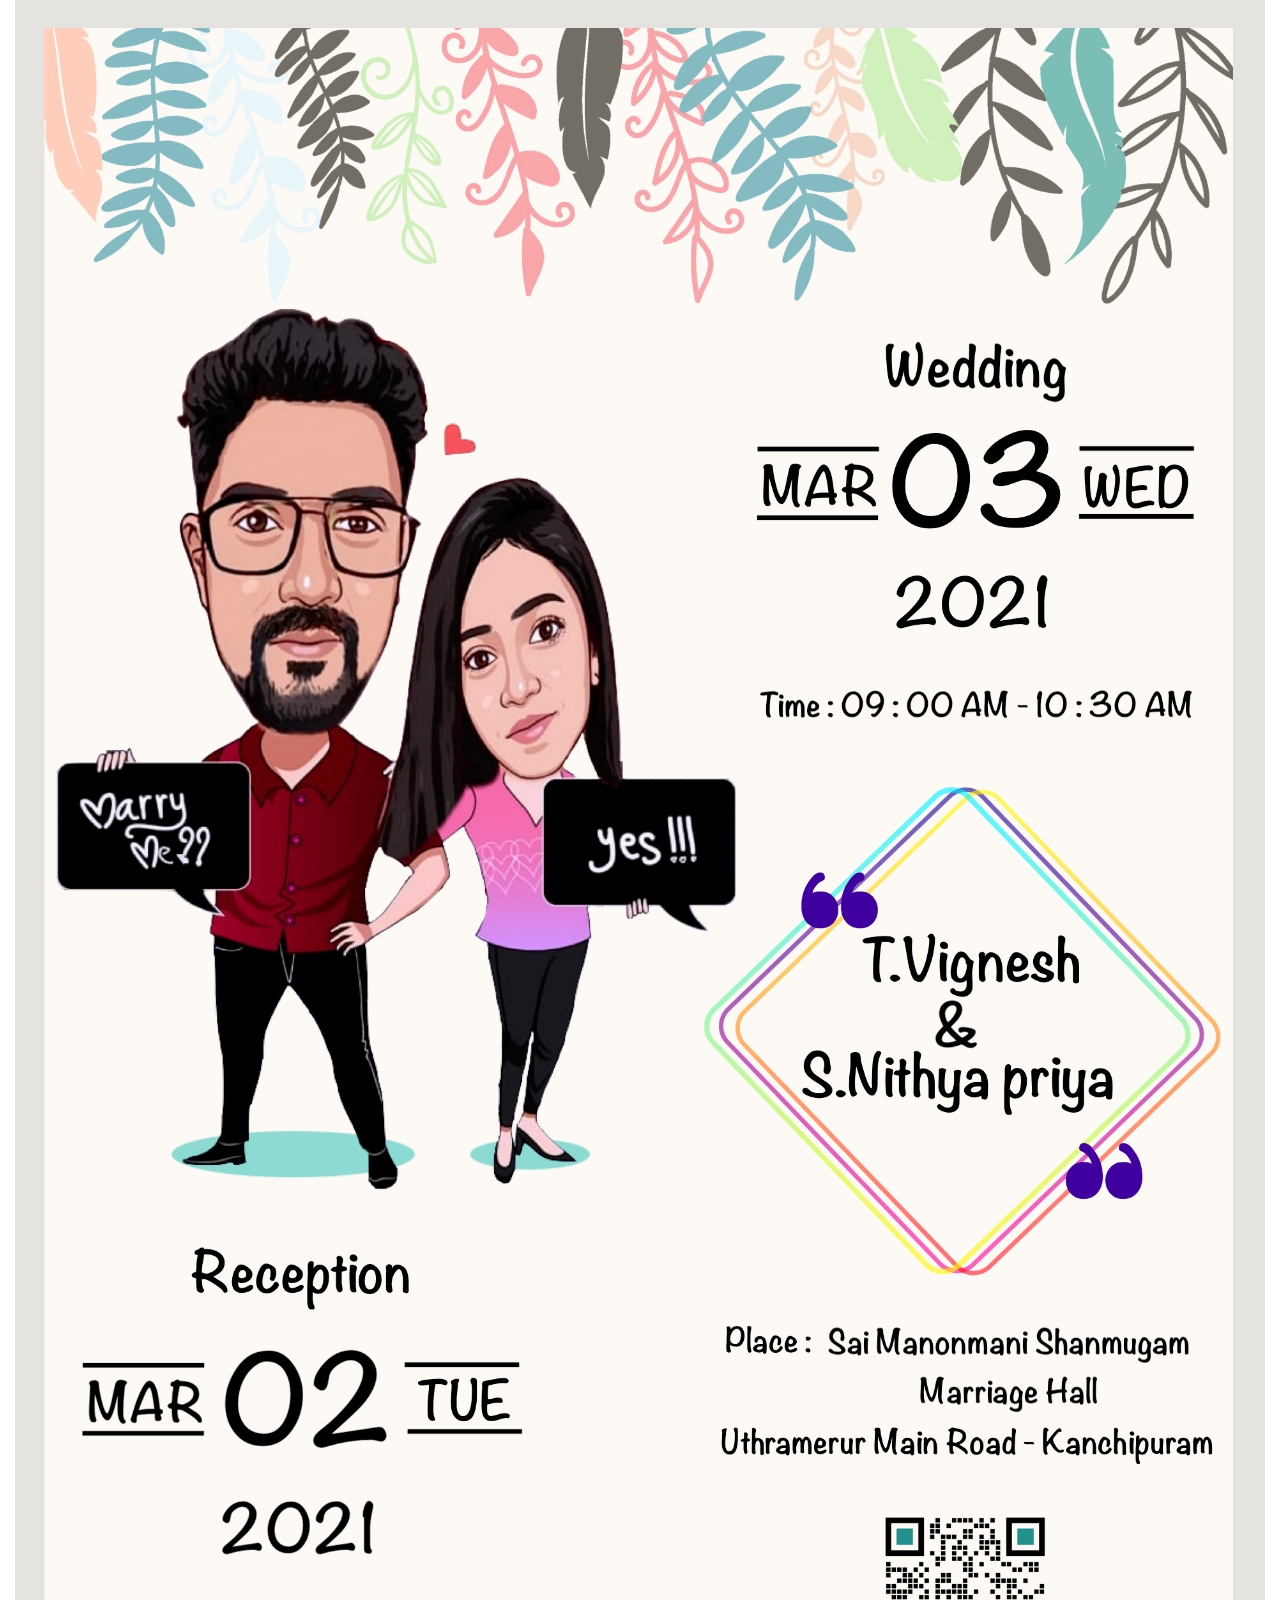
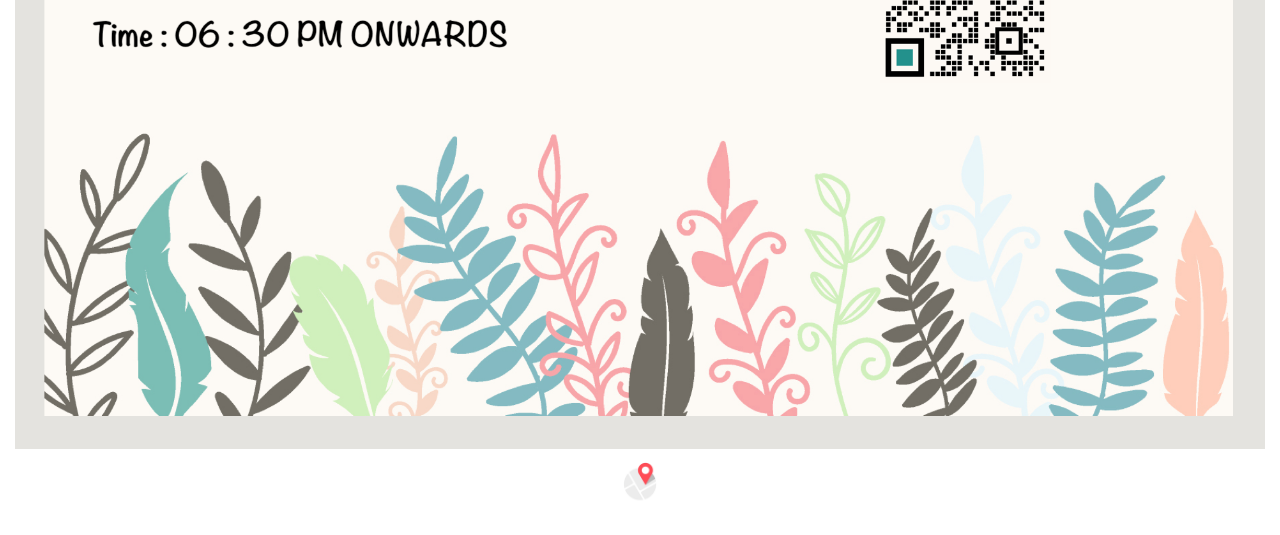
<file: invitation.html>
<!DOCTYPE html>
<html lang="en"  xmlns="http://www.w3.org/1999/xhtml">
<head>
    <title>Vicky Weds Nithya</title>
    <meta charset="utf-8">
    <meta property="og:image" content="./images/preview.jpeg" />
    <meta name="viewport" content="width=device-width, initial-scale=1">
    <link rel="stylesheet" href="https://maxcdn.bootstrapcdn.com/bootstrap/4.5.2/css/bootstrap.min.css">
    <script src="https://ajax.googleapis.com/ajax/libs/jquery/3.5.1/jquery.min.js"></script>
    <script src="https://cdnjs.cloudflare.com/ajax/libs/popper.js/1.16.0/umd/popper.min.js"></script>
    <script src="https://maxcdn.bootstrapcdn.com/bootstrap/4.5.2/js/bootstrap.min.js"></script>
</head>
<body>
<div>
  <div class="col-12">
    <img class="w-100" src = "./invitation_card.png">
  </div>
  <div class="d-flex justify-content-center mb-3">
      <i onclick="window.open('https://maps.google.com/?q=Sai+Manonmani+Shanmugam+Marriage+Hall%2FThirumana+Malligai%2FKalyana+Mandapam','_blank')"><img style="height:70px;cursor:pointer" src="./images/map3.gif"></i>
  </div>  

</div>
<div class="container"  style="background-image: url(./invitation_card.png)">

</div>


<!--  <div class="container-fluid">-->
<!--      <img src = "./invitation_card.png">-->
<!--  </div>-->
<!--  <div>-->
<!--    <button class="btn btn-success" onclick=" window.open('https://maps.google.com/?q=Sai+Manonmani+Shanmugam+Marriage+Hall%2FThirumana+Malligai%2FKalyana+Mandapam','_blank')"> Get Direction</button>-->
<!--  </div>  -->
</body>
</html>
</file>
